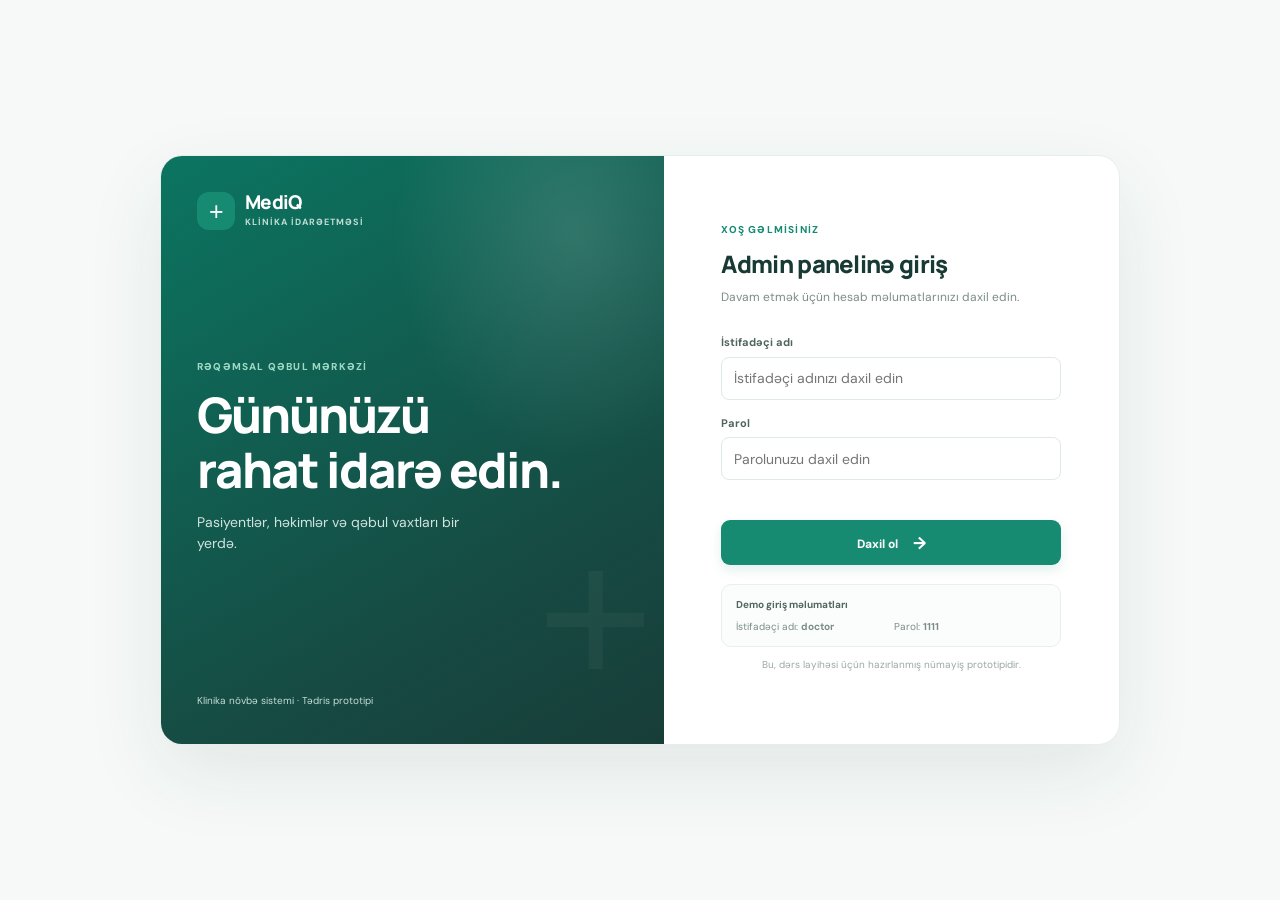
<file: index.html>
<!doctype html>
<html lang="az">
<head>
  <meta charset="utf-8">
  <meta name="viewport" content="width=device-width, initial-scale=1">
  <title>MediQ | Admin girişi</title>
  <link rel="stylesheet" href="style.css">
</head>
<body class="login-page">
  <main class="login-shell">
    <section class="login-art">
      <div class="brand"><span class="brand-mark">+</span><span>MediQ<small>KLİNİKA İDARƏETMƏSİ</small></span></div>
      <div class="art-copy"><span class="eyebrow">RƏQƏMSAL QƏBUL MƏRKƏZİ</span><h1>Gününüzü<br>rahat idarə edin.</h1><p>Pasiyentlər, həkimlər və qəbul vaxtları bir yerdə.</p></div>
      <div class="art-footer">Klinika növbə sistemi · Tədris prototipi</div>
    </section>
    <section class="login-form-wrap">
      <form class="login-form" id="login-form">
        <div class="mobile-brand brand"><span class="brand-mark">+</span><span>MediQ<small>KLİNİKA İDARƏETMƏSİ</small></span></div>
        <span class="eyebrow">XOŞ GƏLMİSİNİZ</span>
        <h2>Admin panelinə giriş</h2>
        <p class="muted">Davam etmək üçün hesab məlumatlarınızı daxil edin.</p>
        <label for="username">İstifadəçi adı</label>
        <input id="username" name="username" autocomplete="username" placeholder="İstifadəçi adınızı daxil edin" required>
        <label for="password">Parol</label>
        <input id="password" name="password" type="password" autocomplete="current-password" placeholder="Parolunuzu daxil edin" required>
        <p class="login-error" id="login-error" aria-live="polite"></p>
        <button class="button primary-button" type="submit">Daxil ol <span>→</span></button>
        <div class="demo-credentials"><strong>Demo giriş məlumatları</strong><span>İstifadəçi adı: <b>doctor</b></span><span>Parol: <b>1111</b></span></div>
        <p class="disclaimer">Bu, dərs layihəsi üçün hazırlanmış nümayiş prototipidir.</p>
      </form>
    </section>
  </main>
  <script src="login.js"></script>
</body>
</html>
</file>
<file: style.css>
@import url('https://fonts.googleapis.com/css2?family=DM+Sans:wght@400;500;600;700;800&family=Manrope:wght@400;500;600;700;800&display=swap');
:root{--ink:#183a34;--muted:#7b8d88;--green:#168b72;--darkgreen:#0e725d;--mint:#e7f4ef;--line:#e6eeeb;--bg:#f6f9f8;--white:#fff;--shadow:0 12px 36px #21483d0b}*{box-sizing:border-box}body{margin:0;color:var(--ink);background:var(--bg);font:14px/1.5 'DM Sans',Arial,sans-serif}button,input,select{font:inherit}button{cursor:pointer}.brand{display:flex;align-items:center;gap:10px;color:var(--ink);font:800 19px/1 'Manrope',sans-serif;letter-spacing:-.7px;text-decoration:none}.brand small{display:block;font:700 9px/1.3 'DM Sans',sans-serif;color:#879791;letter-spacing:1px;margin-top:5px}.brand-mark{width:38px;height:38px;border-radius:12px;display:grid;place-items:center;background:var(--green);color:#fff;font:400 25px/1 Arial}.eyebrow{font-size:10px;color:var(--green);font-weight:800;letter-spacing:1.2px}.muted{color:var(--muted)}.button{border:0;border-radius:9px;padding:11px 15px;font-weight:750;font-size:12px}.primary-button{background:var(--green);color:#fff;box-shadow:0 5px 12px #168b7220}.primary-button:hover{background:var(--darkgreen)}.primary-button span{margin-left:12px;font-size:17px;vertical-align:-1px}.login-page{min-height:100vh;display:grid;place-items:center;padding:24px}.login-shell{width:min(960px,100%);min-height:590px;background:#fff;border:1px solid var(--line);border-radius:22px;overflow:hidden;display:grid;grid-template-columns:1.05fr .95fr;box-shadow:0 28px 80px #21483d17}.login-art{padding:36px;display:flex;flex-direction:column;justify-content:space-between;color:#fff;background:radial-gradient(ellipse at 82% 13%,#ffffff23,transparent 31%),linear-gradient(150deg,#0b7561,#164b43 70%,#183d39);position:relative;overflow:hidden}.login-art:after{content:'+';position:absolute;font:200px/1 Arial;color:#ffffff0a;right:10px;bottom:26px}.login-art .brand{color:#fff}.login-art .brand small{color:#c0ddd5}.art-copy{position:relative;z-index:1;margin:60px 0}.art-copy .eyebrow{color:#9ed9c5}.art-copy h1{font:800 clamp(34px,5vw,49px)/1.12 'Manrope',sans-serif;letter-spacing:-2px;margin:12px 0}.art-copy p{font-size:14px;color:#d0e4df;max-width:280px}.art-footer{font-size:10px;color:#c4ddd7;position:relative;z-index:1}.login-form-wrap{display:grid;place-items:center;padding:48px}.login-form{width:min(340px,100%)}.login-form h2{font:800 24px 'Manrope',sans-serif;letter-spacing:-.7px;margin:8px 0}.login-form>.muted{font-size:12px;margin:0 0 28px}.login-form label,.form-field label{display:block;font-size:11px;font-weight:700;margin:15px 0 6px;color:#50655f}.login-form input,.form-field input,.form-field select{width:100%;height:43px;border:1px solid #dfe9e5;border-radius:8px;padding:0 12px;color:var(--ink);background:#fff;outline:none}.login-form input:focus,.form-field input:focus,.form-field select:focus{border-color:var(--green);box-shadow:0 0 0 3px #168b7216}.login-form .primary-button{width:100%;margin-top:10px;height:45px}.demo-credentials{margin:19px 0 10px;border:1px solid #e8efec;border-radius:10px;padding:12px 14px;display:grid;grid-template-columns:1fr 1fr;gap:5px;color:var(--muted);font-size:10px;background:#fbfdfc}.demo-credentials strong{grid-column:1/-1;color:#50665f;font-size:10px;margin-bottom:2px}.demo-credentials b{color:var(--green-dark)}.disclaimer{font-size:10px;color:#9aa9a4;text-align:center}.login-error{min-height:16px;color:#b44242;font-size:11px;margin:7px 0}.mobile-brand{display:none}.topbar{height:68px;background:#fff;border-bottom:1px solid var(--line);padding:0 clamp(18px,4vw,55px);display:flex;align-items:center;justify-content:space-between;position:sticky;top:0;z-index:4}.user-area{display:flex;align-items:center;gap:10px;font-size:11px;color:#61736d}.online-dot{width:7px;height:7px;background:#31a77e;border-radius:50%}.user-avatar{height:32px;width:32px;border-radius:50%;display:grid;place-items:center;background:var(--mint);color:var(--darkgreen);font-weight:800}.logout-button{border:1px solid var(--line);border-radius:8px;padding:7px 10px;color:#65756f;background:#fff;font-size:10px;font-weight:700;margin-left:7px}.logout-button:hover{color:#ab4545;border-color:#efd5d5}.dashboard-layout{max-width:1450px;min-height:calc(100vh - 68px);margin:auto;display:grid;grid-template-columns:225px 1fr}.sidebar{border-right:1px solid var(--line);padding:30px 15px 20px 24px;display:flex;flex-direction:column;gap:5px}.side-heading{font-size:9px;letter-spacing:1.2px;font-weight:800;color:#9ba9a5;margin:5px 11px 10px}.side-link{border:0;background:transparent;color:#71817c;display:flex;align-items:center;gap:11px;text-align:left;padding:11px 12px;border-radius:9px;font-size:12px;font-weight:650}.side-link span{font-size:16px;width:20px;text-align:center}.side-link:hover{background:#f0f6f4;color:var(--ink)}.side-link.selected{background:var(--mint);color:var(--darkgreen);font-weight:800}.sidebar-note{margin-top:auto;border:1px solid var(--line);background:#fff;padding:12px;border-radius:10px;display:flex;gap:8px;align-items:flex-start}.note-icon{width:17px;height:17px;border-radius:50%;background:var(--mint);color:var(--green);display:grid;place-items:center;font-size:10px;font-weight:800;flex:none}.sidebar-note p{font-size:10px;line-height:1.4;color:var(--muted);margin:0}.main-content{max-width:1200px;width:100%;padding:32px clamp(20px,4vw,52px) 26px;margin:0 auto}.page-section{display:none}.page-section.active{display:block}.page-heading{display:flex;justify-content:space-between;align-items:center;gap:15px;margin-bottom:23px}.page-heading h1{font:800 27px 'Manrope',sans-serif;letter-spacing:-1px;margin:5px 0}.page-heading p{color:var(--muted);font-size:12px;margin:0}.metric-grid{display:grid;grid-template-columns:repeat(4,1fr);gap:13px;margin-bottom:17px}.metric-card{min-height:132px;background:#fff;border:1px solid var(--line);border-radius:12px;padding:15px;box-shadow:var(--shadow);display:grid;grid-template-columns:1fr auto;align-content:start}.metric-label{font-size:11px;color:#788983;font-weight:650}.metric-icon{width:29px;height:29px;border-radius:9px;display:grid;place-items:center;font-size:15px}.metric-icon.mint{background:#e9f6f1;color:#168b72}.metric-icon.blue{background:#edf3ff;color:#6484c0}.metric-icon.lilac{background:#f2edff;color:#8c70bd}.metric-icon.peach{background:#fff0e6;color:#bd8059}.metric-card strong{grid-column:1/-1;font:800 26px 'Manrope',sans-serif;margin-top:11px}.metric-card small{grid-column:1/-1;font-size:9px;color:#93a19d;margin-top:1px}.panel{background:#fff;border:1px solid var(--line);border-radius:13px;padding:18px;margin-bottom:15px;box-shadow:var(--shadow)}.panel-title{display:flex;align-items:center;justify-content:space-between;gap:10px;margin-bottom:13px}.panel-title h2{font-size:14px;margin:0}.panel-title p{font-size:10px;color:var(--muted);margin:3px 0 0}.text-button{border:0;background:none;color:var(--green);font-size:10px;font-weight:800}.table-scroll{overflow:auto}table{width:100%;border-collapse:collapse;min-width:600px}th,td{text-align:left;padding:11px 9px;border-bottom:1px solid #edf2f0;font-size:10px}th{font-size:9px;color:#899994;text-transform:uppercase;letter-spacing:.6px;font-weight:800}td{color:#41564f}.status{display:inline-block;padding:4px 8px;border-radius:18px;font-size:9px;font-weight:750;background:#fff4df;color:#a97828}.status.confirmed{background:#e7f6ef;color:#228364}.status.cancelled{background:#fceeee;color:#b54848}.table-action{border:0;background:none;color:var(--green);font-size:9px;font-weight:800;padding:4px}.table-action.cancel{color:#b54848}.empty-state{text-align:center;padding:28px;color:var(--muted);font-size:11px}.form-panel{margin-bottom:16px}.form-grid{display:grid;grid-template-columns:repeat(3,1fr);gap:8px 13px}.form-field label{margin-top:4px}.form-field input,.form-field select{height:39px;font-size:11px}.form-actions{display:flex;align-items:end}.count-pill{background:var(--mint);color:var(--darkgreen);border-radius:20px;padding:4px 9px;font-size:9px;font-weight:800}.doctor-grid{display:grid;grid-template-columns:repeat(3,1fr);gap:13px}.doctor-card{background:#fff;border:1px solid var(--line);border-radius:12px;padding:16px;box-shadow:var(--shadow)}.doctor-initial{height:38px;width:38px;display:grid;place-items:center;background:var(--mint);border-radius:12px;color:var(--green);font-size:11px;font-weight:800}.doctor-card h3{font-size:12px;margin:10px 0 2px}.doctor-card p{font-size:10px;color:var(--muted);margin:0}.info-banner{padding:14px 16px;border:1px solid #eddfbd;background:#fffaf0;color:#796640;border-radius:10px;font-size:10px}.info-banner p{margin:4px 0 0;line-height:1.5}.page-footer{font-size:9px;color:#98a6a1;padding:10px 2px;display:flex;justify-content:space-between}.bottom-nav{display:none}.toast{position:fixed;right:20px;bottom:20px;background:#163d34;color:#fff;border-radius:9px;padding:12px 16px;font-size:11px;box-shadow:0 8px 25px #12382e30;opacity:0;transform:translateY(8px);transition:.2s;pointer-events:none;z-index:10}.toast.show{opacity:1;transform:translateY(0)}
@media(max-width:900px){.dashboard-layout{grid-template-columns:190px 1fr}.sidebar{padding-left:14px}.metric-grid{grid-template-columns:repeat(2,1fr)}.doctor-grid{grid-template-columns:repeat(2,1fr)}}
@media(max-width:620px){.login-page{padding:0;background:#fff}.login-shell{display:block;min-height:100vh;border:0;border-radius:0;box-shadow:none}.login-art{display:none}.login-form-wrap{min-height:100vh;padding:28px;align-items:center}.mobile-brand{display:flex;margin-bottom:45px}.login-form h2{font-size:22px}.dashboard-layout{display:block;min-height:calc(100vh - 62px)}.topbar{height:62px;padding:0 15px}.user-area{gap:7px}.user-name{font-size:10px}.user-avatar{width:29px;height:29px}.logout-button{font-size:9px;padding:6px 8px;margin-left:0}.sidebar{display:none}.main-content{padding:23px 15px 84px}.page-heading{align-items:flex-start}.page-heading h1{font-size:23px}.page-heading p{font-size:10px}.page-heading>.button{padding:9px;font-size:10px;white-space:nowrap}.metric-grid{gap:8px}.metric-card{padding:12px;min-height:119px}.metric-card strong{font-size:23px}.metric-card small{font-size:8px}.panel{padding:14px}.panel-title h2{font-size:12px}.form-grid{grid-template-columns:1fr 1fr}.form-actions{grid-column:1/-1}.doctor-grid{grid-template-columns:1fr 1fr}.bottom-nav{position:fixed;bottom:0;left:0;right:0;background:#ffffffed;border-top:1px solid var(--line);height:63px;display:flex;align-items:center;justify-content:space-around;z-index:5;backdrop-filter:blur(10px)}.bottom-nav .side-link{display:flex;flex-direction:column;gap:0;padding:4px 7px;font-size:8px}.bottom-nav .side-link span{font-size:15px}.page-footer{padding-bottom:8px}}
@media(max-width:390px){.metric-card{padding:10px}.metric-label{font-size:9px}.metric-icon{height:25px;width:25px}.page-heading h1{font-size:21px}.page-heading p{max-width:210px}}
</file>
